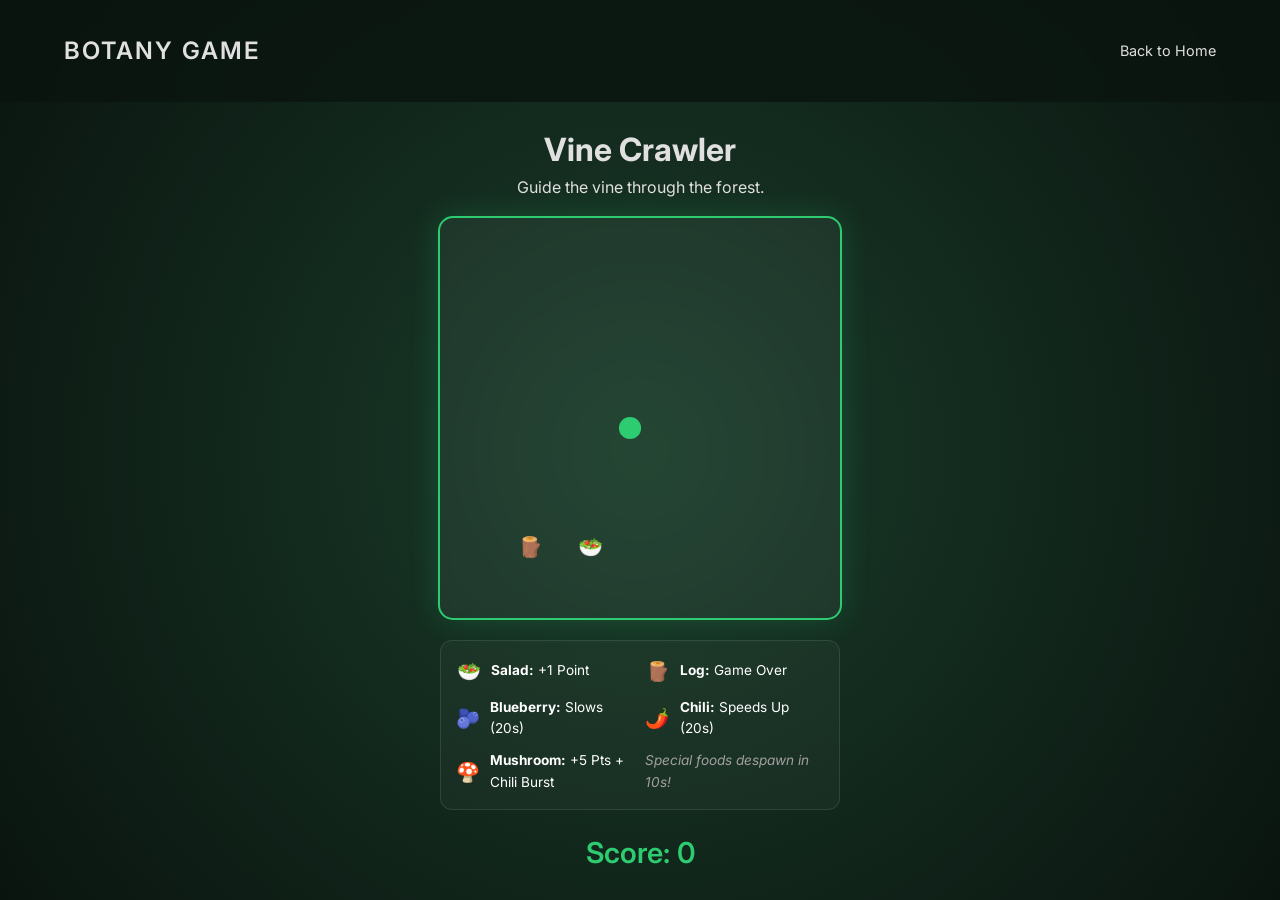
<file: game.html>
<!DOCTYPE html>
<html lang="en">
<head>
    <meta charset="UTF-8">
    <meta name="viewport" content="width=device-width, initial-scale=1.0">
    <title>Vine Crawler | Botany Restaurant</title>
    <link rel="stylesheet" href="style.css">
    <link rel="icon" href="data:image/svg+xml,<svg xmlns=%22http://www.w3.org/2000/svg%22 viewBox=%220 0 100 100%22><text y=%22.9em%22 font-size=%2290%22>🌿</text></svg>">
    <link href="https://fonts.googleapis.com/css2?family=Inter:wght@300;400;600&display=swap" rel="stylesheet">
    <style>
        .game-container {
            display: flex;
            flex-direction: column;
            align-items: center;
            justify-content: center;
            min-height: 100vh;
            background: radial-gradient(circle, #1a3c2a 0%, #0a140f 100%);
            padding-top: 100px; 
            box-sizing: border-box; 
        }

        .game-header { text-align: center; margin-bottom: 15px; }

        #gameCanvas {
            background: rgba(255, 255, 255, 0.05);
            border: 2px solid var(--accent-green);
            border-radius: 15px;
            box-shadow: 0 0 30px rgba(46, 204, 113, 0.2);
            backdrop-filter: blur(5px);
        }

        .game-legend {
            display: grid;
            grid-template-columns: repeat(2, 1fr);
            gap: 10px;
            margin: 20px 0;
            background: rgba(255, 255, 255, 0.03);
            padding: 15px;
            border-radius: 12px;
            border: 1px solid rgba(255, 255, 255, 0.1);
            width: 400px;
        }

        .legend-item { display: flex; align-items: center; gap: 10px; font-size: 0.85rem; color: #fff; }
        .legend-icon { font-size: 1.2rem; width: 25px; text-align: center; }

        .score-board { font-size: 1.8rem; font-weight: 600; color: var(--accent-green); }
        .restart-btn {
            margin-top: 20px;
            padding: 12px 30px;
            background: var(--accent-green);
            border: none;
            border-radius: 50px;
            color: var(--forest-bg);
            font-weight: 600;
            cursor: pointer;
            display: none;
        }
    </style>
</head>
<body>

    <nav class="navbar">
        <div class="logo">BOTANY GAME</div>
        <ul class="nav-links">
            <li><a href="index.html">Back to Home</a></li>
        </ul>
    </nav>

    <div class="game-container">
        <div class="game-header">
            <h1>Vine Crawler</h1>
            <p>Guide the vine through the forest.</p>
        </div>

        <canvas id="gameCanvas" width="400" height="400"></canvas>

        <div class="game-legend">
            <div class="legend-item"><span class="legend-icon">🥗</span> <span><b>Salad:</b> +1 Point</span></div>
            <div class="legend-item"><span class="legend-icon">🪵</span> <span><b>Log:</b> Game Over</span></div>
            <div class="legend-item"><span class="legend-icon">🫐</span> <span><b>Blueberry:</b> Slows (20s)</span></div>
            <div class="legend-item"><span class="legend-icon">🌶️</span> <span><b>Chili:</b> Speeds Up (20s)</span></div>
            <div class="legend-item"><span class="legend-icon">🍄</span> <span><b>Mushroom:</b> +5 Pts + Chili Burst</span></div>
            <div class="legend-item" style="color: var(--text-dim); font-style: italic;">Special foods despawn in 10s!</div>
        </div>

        <div class="score-board">Score: <span id="score">0</span></div>
        <button id="restartBtn" class="restart-btn" onclick="resetGame()">Try Again</button>
    </div>

    <script src="game.js"></script>
</body>
</html>
</file>
<file: style.css>
/* Global Reset */
* {
    margin: 0;
    padding: 0;
    box-sizing: border-box;
}

:root {
    --forest-bg: #0a140f; 
    --card-bg: rgba(255, 255, 255, 0.05);
    --accent-green: #2ecc71;
    --text-main: #e0e0e0;
    --text-dim: #a0a0a0;
}

body {
    font-family: 'Inter', sans-serif;
    background-color: var(--forest-bg);
    color: var(--text-main);
    line-height: 1.6;
    overflow-x: hidden;
}

.container {
    width: 90%;
    max-width: 1200px;
    margin: 0 auto;
}

/* Navbar */
.navbar {
    display: flex;
    justify-content: space-between;
    align-items: center;
    padding: 2rem 5%;
    position: fixed;
    width: 100%;
    top: 0;
    z-index: 1000;
    background: rgba(10, 20, 15, 0.8);
    backdrop-filter: blur(10px);
}

.logo {
    font-weight: 600;
    letter-spacing: 2px;
    font-size: 1.5rem;
}

.nav-links {
    display: flex;
    list-style: none;
    gap: 2rem;
    align-items: center;
}

.nav-links a {
    text-decoration: none;
    color: var(--text-main);
    font-size: 0.9rem;
    transition: color 0.3s;
}

.nav-links a:hover {
    color: var(--accent-green);
}

.nav-btn {
    background: var(--accent-green);
    color: var(--forest-bg) !important;
    padding: 0.5rem 1rem;
    border-radius: 5px;
    font-weight: 600;
}

/* Hero */
.hero {
    height: 100vh;
    display: flex;
    align-items: center;
    justify-content: center;
    text-align: center;
    background: radial-gradient(circle at center, #1a3c2a 0%, #0a140f 70%);
}

.hero-content h1 {
    font-size: 4rem;
    margin-bottom: 1rem;
}

.hero-content p {
    font-size: 1.2rem;
    color: var(--text-dim);
    max-width: 600px;
    margin: 0 auto 2rem;
}

.btn {
    display: inline-block;
    padding: 1rem 2.5rem;
    background: var(--accent-green);
    color: var(--forest-bg);
    text-decoration: none;
    border-radius: 50px;
    font-weight: 600;
    transition: transform 0.3s;
}

.btn:hover {
    transform: scale(1.05);
}

/* Sections */
section {
    padding: 100px 0;
}

h2 {
    font-size: 2.5rem;
    margin-bottom: 2rem;
    text-align: center;
}

.history-section p {
    max-width: 800px;
    margin: 0 auto;
    text-align: center;
    font-size: 1.1rem;
}

/* Menu Grid & Images */
.menu-grid {
    display: grid;
    grid-template-columns: repeat(auto-fit, minmax(280px, 1fr));
    gap: 2.5rem;
}

.menu-card {
    background: var(--card-bg);
    padding: 1.5rem;
    border-radius: 20px;
    border: 1px solid rgba(255, 255, 255, 0.1);
    transition: background 0.3s, transform 0.3s;
    display: flex;
    flex-direction: column;
}

.menu-card:hover {
    background: rgba(255, 255, 255, 0.1);
    transform: translateY(-10px);
}

.menu-image {
    width: 100%;
    height: 200px;
    border-radius: 15px;
    overflow: hidden;
    margin-bottom: 1.5rem;
    background: #000; /* Placeholder color before image loads */
}

.menu-image img {
    width: 100%;
    height: 100%;
    object-fit: cover; /* This crops the image to fill the container */
    transition: transform 0.5s;
}

.menu-card:hover .menu-image img {
    transform: scale(1.1);
}

.menu-card h3 {
    margin-bottom: 0.5rem;
    color: var(--accent-green);
}

.menu-card p {
    font-size: 0.85rem;
    color: var(--text-dim);
    margin-bottom: 1.5rem;
    flex-grow: 1; /* Pushes price to the bottom */
}

.price {
    font-weight: 600;
    color: var(--text-main);
    font-size: 1.1rem;
}

footer {
    text-align: center;
    padding: 2rem;
    font-size: 0.8rem;
    color: var(--text-dim);
    border-top: 1px solid rgba(255, 255, 255, 0.1);
}

/* Removes arrows from Chrome, Safari, Edge, and Opera */
input::-webkit-outer-spin-button,
input::-webkit-inner-spin-button {
  -webkit-appearance: none;
  margin: 0;
}

/* Removes arrows from Firefox */
input[type=number] {
  -moz-appearance: textfield;
}

/* Hide scrollbar for Chrome, Safari and Opera */
.menu-selection::-webkit-scrollbar,
.order-list::-webkit-scrollbar {
  display: none;
}

/* Hide scrollbar for IE, Edge and Firefox */
.menu-selection,
.order-list {
  -ms-overflow-style: none;  /* IE and Edge */
  scrollbar-width: none;  /* Firefox */
}
</file>
